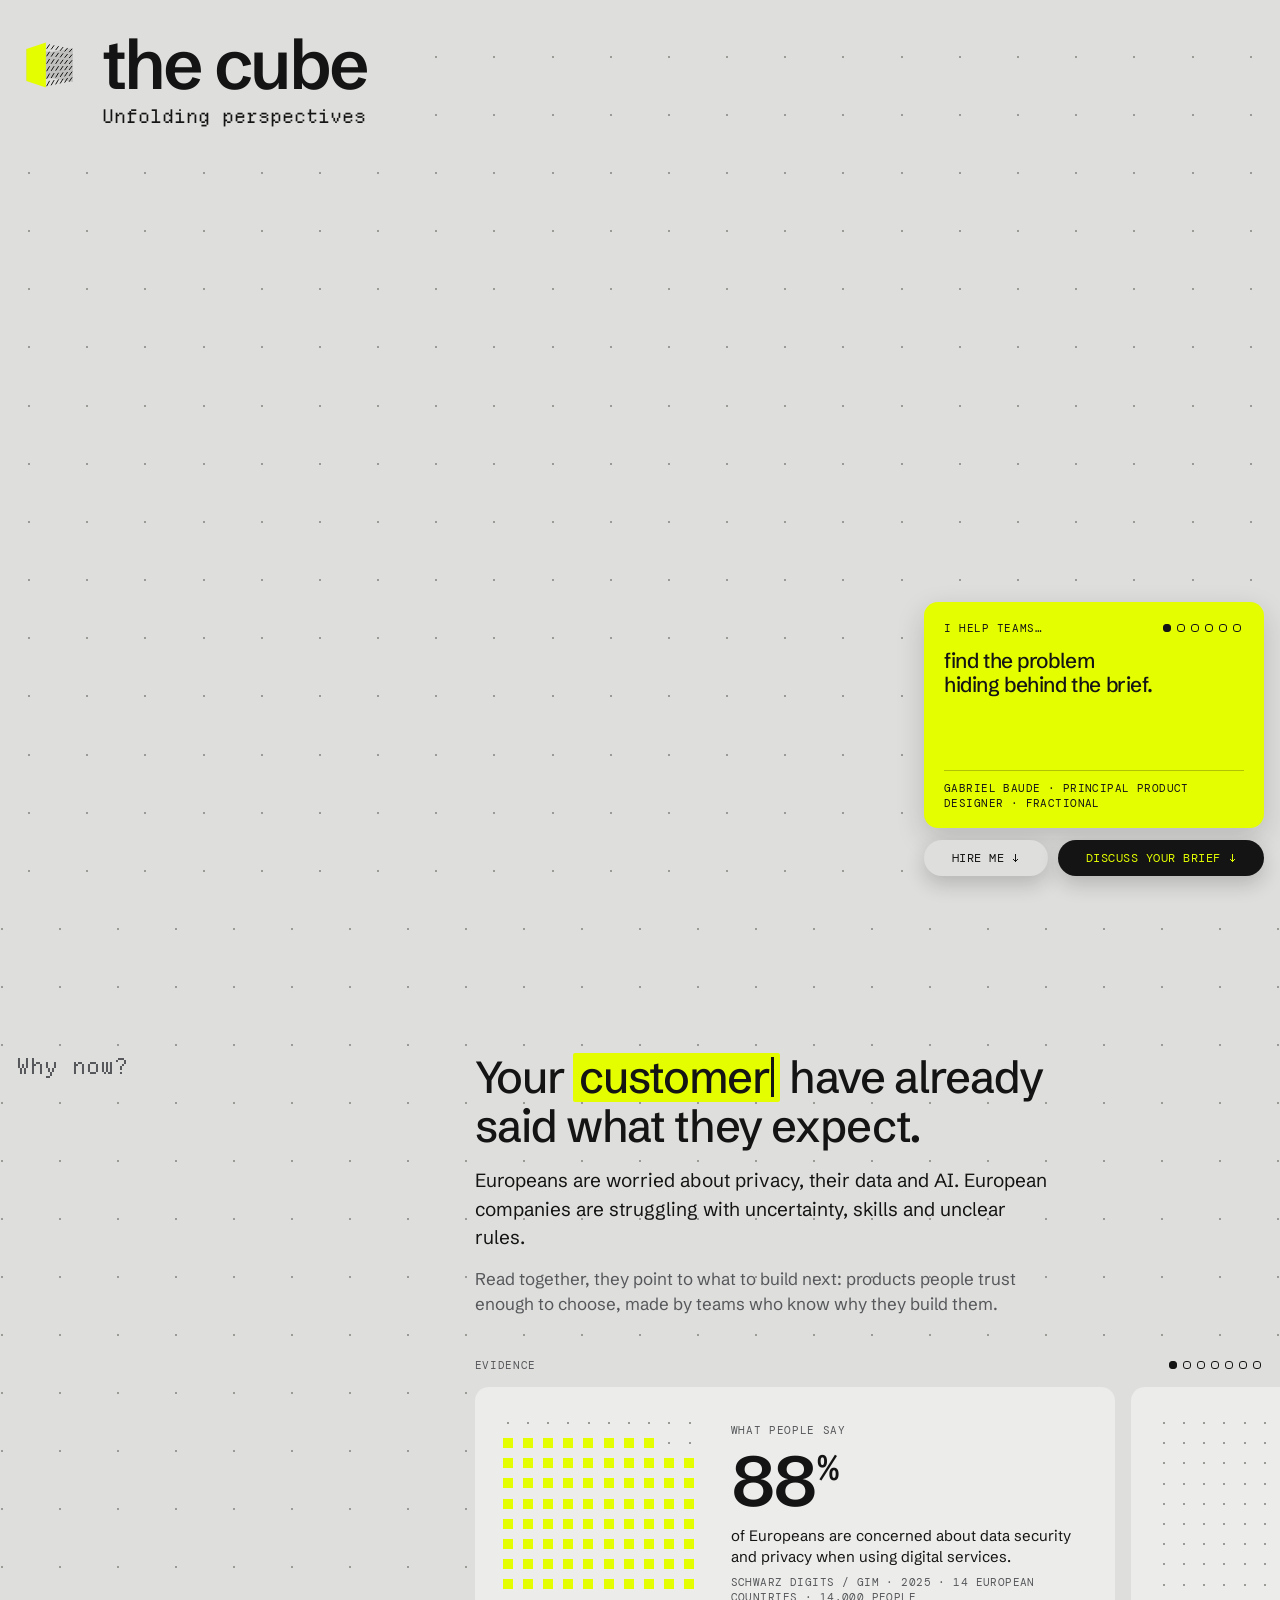
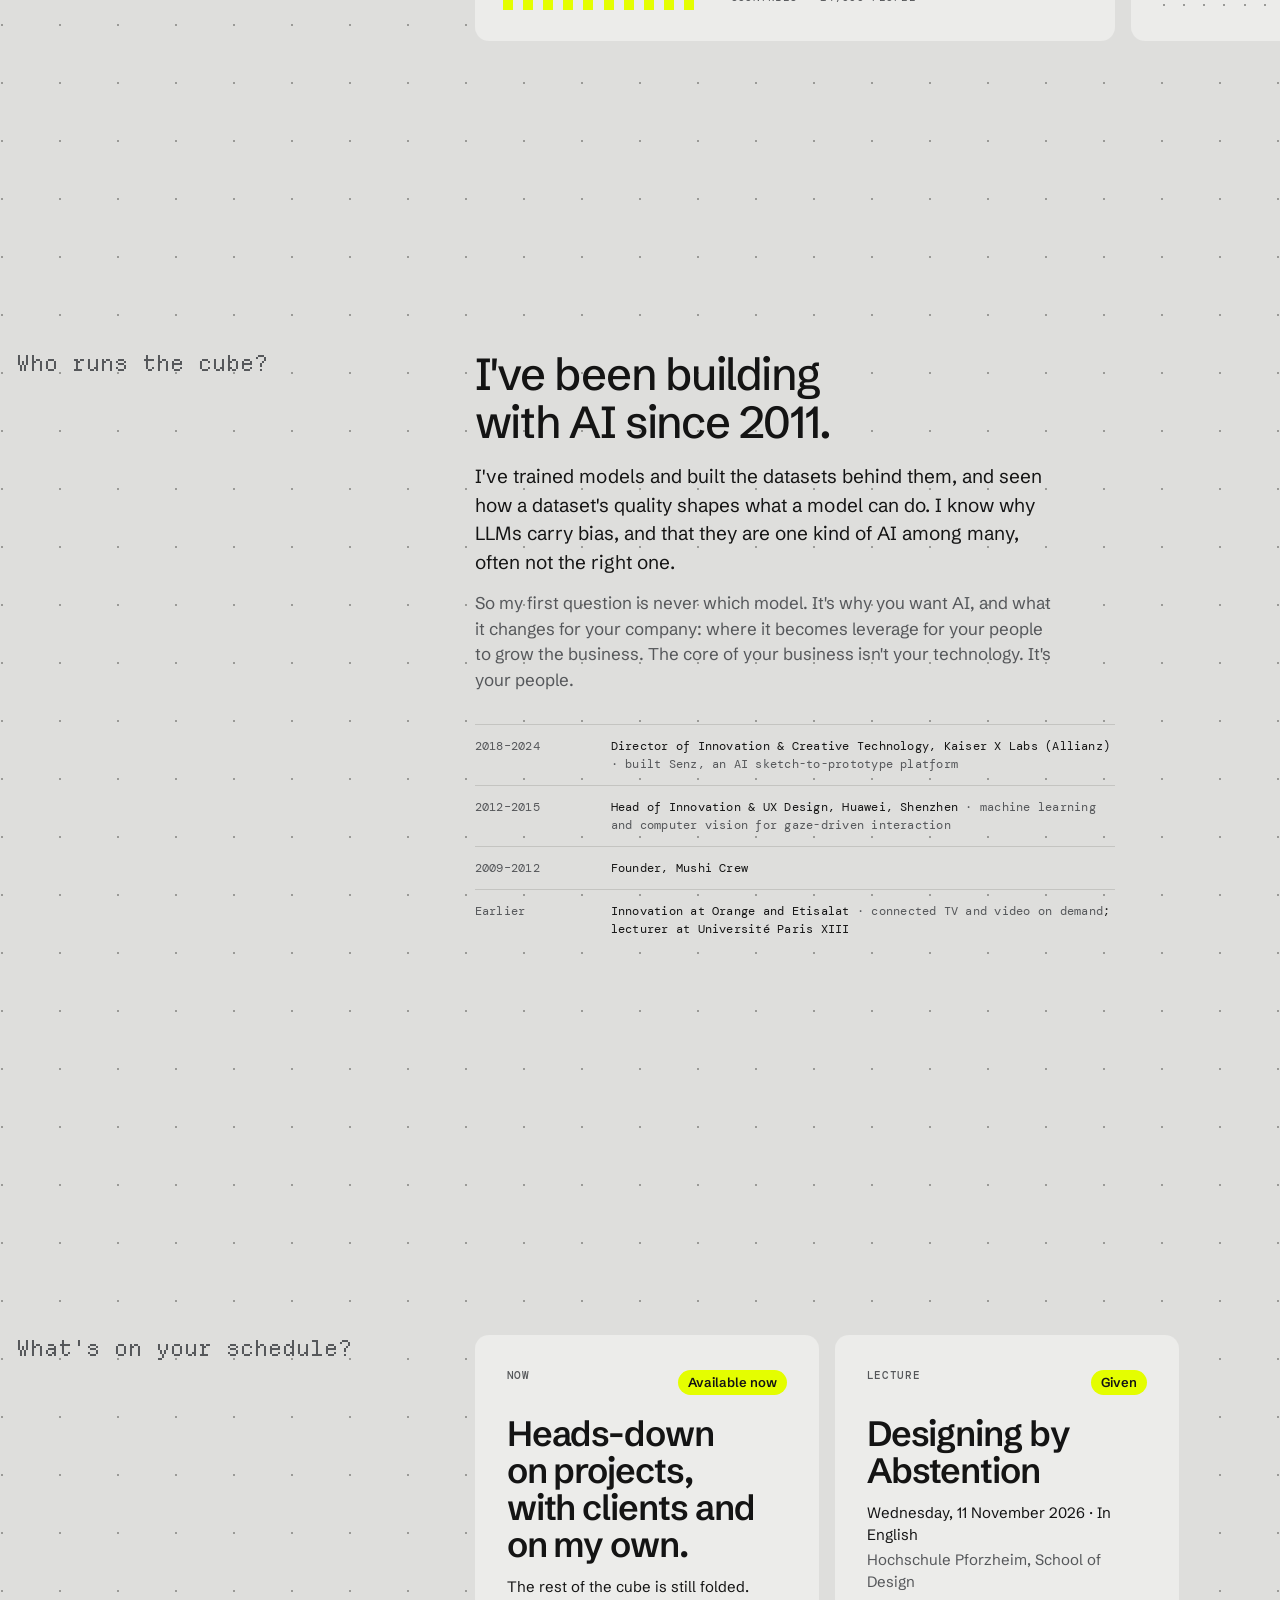
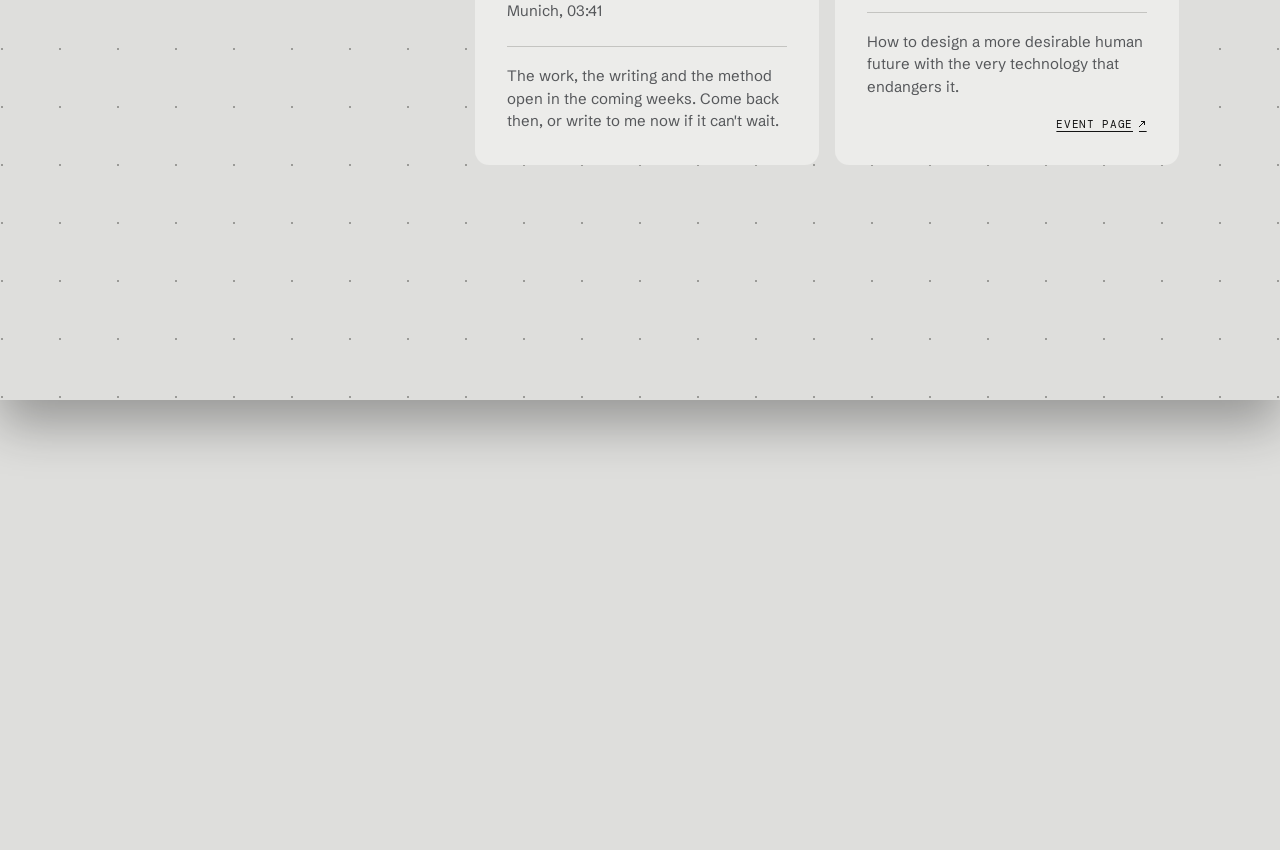
<file: index.html>
<!doctype html>
<html lang="en">
<head>
<meta charset="utf-8">
<meta name="viewport" content="width=device-width, initial-scale=1, viewport-fit=cover">
<link rel="canonical" href="https://thecu.be/">
<link rel="icon" href="favicon.svg?v=2" type="image/svg+xml">
<meta property="og:title" content="the cube">
<meta property="og:description" content="Unfolding perspectives. The practice of Gabriel Baude, Principal Product Designer (fractional).">
<meta property="og:url" content="https://thecu.be/">
<meta property="og:type" content="website">
<title>the cube</title>
<meta name="description" content="the cube is the practice of Gabriel Baude, Principal Product Designer (fractional), Munich. Unfolding perspectives.">
<link rel="preload" href="fonts/schibsted-grotesk-latin-400-normal.woff2" as="font" type="font/woff2" crossorigin>
<link rel="preload" href="fonts/schibsted-grotesk-latin-500-normal.woff2" as="font" type="font/woff2" crossorigin>
<link rel="preload" href="fonts/schibsted-grotesk-latin-600-normal.woff2" as="font" type="font/woff2" crossorigin>
<link rel="preload" href="fonts/dm-mono-latin-400-normal.woff2" as="font" type="font/woff2" crossorigin>
<link rel="preload" href="fonts/dm-mono-latin-500-normal.woff2" as="font" type="font/woff2" crossorigin>
<link rel="preload" href="fonts/departure-mono-regular.woff2" as="font" type="font/woff2" crossorigin>
<link rel="stylesheet" href="css/fonts.css">
<link rel="stylesheet" href="css/base.css">
<link rel="stylesheet" href="css/hero.css">
<link rel="stylesheet" href="css/sections.css">
<link rel="stylesheet" href="css/page.css">
<link rel="stylesheet" href="css/bar.css">
</head>
<body>
<!-- sticky bar: once the hero's buttons scroll away, the logo and the two buttons dock at the top (js/components/bar.js) -->
<nav class="bar" id="bar" aria-label="the cube" inert>
  <a class="bar-brand" href="#top"><span class="bar-mark-box" id="bar-mark-box"><canvas id="bar-mark" aria-hidden="true"></canvas></span><span class="bar-name">the cube</span></a>
  <div class="bar-actions">
    <a class="float next" href="#now">Hire me
      <span class="px-arrow" aria-hidden="true">↓</span>
    </a>
    <a class="float cta" href="#contact">Discuss your brief
      <span class="px-arrow" aria-hidden="true">↓</span>
    </a>
  </div>
</nav>
<div class="sheet">
<header class="hero snap" id="top">
  <div class="field" id="field" role="group" aria-label="Field of squares. Use the arrow keys to move and Enter to open a square."></div>
  <div class="clickme" id="clickme" aria-hidden="true">Click me</div>
  <div class="card" id="card" role="dialog" aria-labelledby="card-title" hidden>
    <div class="card-in">
      <h2 id="card-title"></h2>
      <p id="card-text"></p>
      <div class="card-foot"><span id="card-n"></span><button type="button" id="card-close">Close</button></div>
    </div>
  </div>

  <div class="inner top">
    <div class="title" data-clear>
      <span class="mark-box" id="mark-box"><canvas id="mark" aria-hidden="true"></canvas></span>
      <div id="title-text">
        <h1 class="lockup"><span>the cube</span></h1>
        <p class="baseline">Unfolding perspectives</p>
      </div>
    </div>
    <button class="btn restart float" id="restart" type="button" hidden>Restart</button>
  </div>

  <div class="spacer"></div>

  <div class="inner hero-body">
    <div class="side">
      <section class="offer" id="offer" aria-roledescription="carousel" aria-label="What I offer">
        <div class="offer-head">
          <span>I help teams…</span>
          <div class="offer-dots" role="group" aria-label="Choose a slide">
            <button type="button" aria-label="Slide 1"></button><button type="button" aria-label="Slide 2"></button><button type="button" aria-label="Slide 3"></button><button type="button" aria-label="Slide 4"></button><button type="button" aria-label="Slide 5"></button><button type="button" aria-label="Slide 6"></button>
          </div>
        </div>
        <div class="offer-track" id="offer-track" tabindex="0">
          <p class="slide" role="group" aria-roledescription="slide" aria-label="1 of 6">find the problem hiding behind the brief.</p>
          <p class="slide" role="group" aria-roledescription="slide" aria-label="2 of 6">turn symptoms into something they can see and test.</p>
          <p class="slide" role="group" aria-roledescription="slide" aria-label="3 of 6">read European regulation as a design brief.</p>
          <p class="slide" role="group" aria-roledescription="slide" aria-label="4 of 6">decide what is worth building, before building it.</p>
          <p class="slide" role="group" aria-roledescription="slide" aria-label="5 of 6">use AI where it helps, and leave it out where it doesn't.</p>
          <p class="slide" role="group" aria-roledescription="slide" aria-label="6 of 6">end up with answers their own people can run.</p>
        </div>
        <p class="offer-by">Gabriel Baude · Principal Product Designer · Fractional</p>
      </section>
      <div class="actions">
      <a class="float next" href="#now">Hire me
        <span class="px-arrow" aria-hidden="true">↓</span>
      </a>
      <a class="float cta" href="#contact">Discuss your brief
        <span class="px-arrow" aria-hidden="true">↓</span>
      </a>
      </div>
    </div>
  </div>
</header>

<div class="dotted" id="dotted"><div class="dots-bg" id="dots-bg" aria-hidden="true"></div>
<div class="wrap"><div class="inner">
  <section class="row screen snap" id="why" aria-labelledby="why-h">
    <p class="q">Why now?</p>
    <div class="a">
      <h2 class="statement" id="why-h">Your <span class="swap" aria-hidden="true"><span class="swap-w">customers</span></span><span class="sr-only">customers, users, employees and clients</span> have already said what they expect.</h2>
      <p class="lede">Europeans are worried about privacy, their data and AI. European companies are struggling with uncertainty, skills and unclear rules.</p>
      <p class="body">Read together, they point to what to build next: products people trust enough to choose, made by teams who know why they build them.</p>
      <div class="evidence" id="evidence" aria-roledescription="carousel" aria-label="Evidence">
        <div class="ev-head">
          <p class="label">Evidence</p>
          <div class="ev-marks" role="group" aria-label="Choose a card">
            <button type="button" aria-label="Card 1"></button><button type="button" aria-label="Card 2"></button><button type="button" aria-label="Card 3"></button><button type="button" aria-label="Card 4"></button><button type="button" aria-label="Card 5"></button><button type="button" aria-label="Card 6"></button><button type="button" aria-label="Card 7"></button>
          </div>
        </div>
        <div class="ev-track" id="ev-track" tabindex="0">
          <article class="ev-card" data-value="88" role="group" aria-roledescription="slide" aria-label="1 of 7">
            <div class="tiles" aria-hidden="true"></div>
            <div class="ev-body">
              <p class="voice">What people say</p>
              <p class="pct" aria-label="88 percent"><span class="num" aria-hidden="true">88</span><span class="sign" aria-hidden="true">%</span></p>
              <p class="say">of Europeans are concerned about data security and privacy when using digital services.</p>
              <p class="src">Schwarz Digits / GIM · 2025 · 14 European countries · 14,000 people</p>
            </div>
          </article>
          <article class="ev-card" data-value="83" role="group" aria-roledescription="slide" aria-label="2 of 7">
            <div class="tiles" aria-hidden="true"></div>
            <div class="ev-body">
              <p class="voice">What companies face</p>
              <p class="pct" aria-label="83 percent"><span class="num" aria-hidden="true">83</span><span class="sign" aria-hidden="true">%</span></p>
              <p class="say">of European companies say uncertainty about the future holds back their investment, from equipment to R&amp;D, software and training.</p>
              <p class="src">EIB Investment Survey · 2025 · ~12,000 EU firms · major or minor obstacle</p>
            </div>
          </article>
          <article class="ev-card" data-value="72" role="group" aria-roledescription="slide" aria-label="3 of 7">
            <div class="tiles" aria-hidden="true"></div>
            <div class="ev-body">
              <p class="voice">What people say</p>
              <p class="pct" aria-label="72 percent"><span class="num" aria-hidden="true">72</span><span class="sign" aria-hidden="true">%</span></p>
              <p class="say">of Europeans trust European companies with their data, far more than foreign ones: 20% trust American providers, 8% Chinese.</p>
              <p class="src">Schwarz Digits / GIM · 2025 · 14 European countries</p>
            </div>
          </article>
          <article class="ev-card" data-value="47" role="group" aria-roledescription="slide" aria-label="4 of 7">
            <div class="tiles" aria-hidden="true"></div>
            <div class="ev-body">
              <p class="voice">What people say</p>
              <p class="pct" aria-label="47 percent"><span class="num" aria-hidden="true">47</span><span class="sign" aria-hidden="true">%</span></p>
              <p class="say">of Europeans feel personally affected by the misuse of personal data.</p>
              <p class="src">Digital Decade Eurobarometer · 2026</p>
            </div>
          </article>
          <article class="ev-card" data-value="70" role="group" aria-roledescription="slide" aria-label="5 of 7">
            <div class="tiles" aria-hidden="true"></div>
            <div class="ev-body">
              <p class="voice">What companies face</p>
              <p class="pct" aria-label="70 percent"><span class="num" aria-hidden="true">70</span><span class="sign" aria-hidden="true">%</span></p>
              <p class="say">of EU firms that considered AI and stopped say they lacked the expertise.</p>
              <p class="src">Eurostat · 2025 · the 11% of EU firms that considered AI</p>
            </div>
          </article>
          <article class="ev-card" data-value="54" role="group" aria-roledescription="slide" aria-label="6 of 7">
            <div class="tiles" aria-hidden="true"></div>
            <div class="ev-body">
              <p class="voice">What companies face</p>
              <p class="pct" aria-label="54 percent"><span class="num" aria-hidden="true">54</span><span class="sign" aria-hidden="true">%</span></p>
              <p class="say">of European companies that considered AI say they weren&#x27;t clear on the legal consequences of using it.</p>
              <p class="src">Eurostat · 2025 · the 11% of EU firms that considered AI</p>
            </div>
          </article>
          <article class="ev-card" data-value="84" role="group" aria-roledescription="slide" aria-label="7 of 7">
            <div class="tiles" aria-hidden="true"></div>
            <div class="ev-body">
              <p class="voice">What people say</p>
              <p class="pct" aria-label="84 percent"><span class="num" aria-hidden="true">84</span><span class="sign" aria-hidden="true">%</span></p>
              <p class="say">of Europeans think AI at work needs careful management to protect privacy and ensure transparency.</p>
              <p class="src">Eurobarometer · AI and the future of work · 2025</p>
            </div>
          </article>
        </div>
      </div>
    </div>
  </section>

  <section class="row screen snap" id="who" aria-labelledby="who-h">
    <p class="q">Who runs the cube?</p>
    <div class="a">
      <h2 class="statement" id="who-h">I've been building with AI since 2011.</h2>
      <p class="lede">I've trained models and built the datasets behind them, and seen how a dataset's quality shapes what a model can do. I know why LLMs carry bias, and that they are one kind of AI among many, often not the right one.</p>
      <p class="body">So my first question is never which model. It's why you want AI, and what it changes for your company: where it becomes leverage for your people to grow the business. The core of your business isn't your technology. It's your people.</p>
      <ul class="track">
        <li><span class="y">2018–2024</span><span class="r">Director of Innovation &amp; Creative Technology, Kaiser X Labs (Allianz) <em>· built Senz, an AI sketch-to-prototype platform</em></span></li>
        <li><span class="y">2012–2015</span><span class="r">Head of Innovation &amp; UX Design, Huawei, Shenzhen <em>· machine learning and computer vision for gaze-driven interaction</em></span></li>
        <li><span class="y">2009–2012</span><span class="r">Founder, Mushi Crew</span></li>
        <li><span class="y">Earlier</span><span class="r">Innovation at Orange and Etisalat <em>· connected TV and video on demand</em>; lecturer at Université Paris XIII</span></li>
      </ul>
    </div>
  </section>

  <!-- method: hidden until it is final (2026-11-04). To show it again, remove this comment and turn initMethodField back on in js/main.js.
  <section class="row screen snap" id="what" aria-labelledby="what-h">
    <div class="what-field" id="what-field" aria-hidden="true"></div>
    <p class="q">What happens when we work together?</p>
    <div class="a">
      <h2 class="statement" id="what-h">One method, six faces.</h2>
      <div class="method" id="method">
        <ol class="steps" id="steps">
          <li data-step="1"><span class="n">01</span><h3>Listen</h3><p>Your brief describes what hurts. I listen for what it doesn't say.</p></li>
          <li data-step="2"><span class="n">02</span><h3>Question</h3><p>We look for the question underneath: why this, why now, and for whom.</p></li>
          <li data-step="3"><span class="n">03</span><h3>Prototype</h3><p>A first answer, built quickly, so we have something real to react to.</p></li>
          <li data-step="4"><span class="n">04</span><h3>Reframe</h3><p>The prototype shows what the brief left out. That is where the real problem appears.</p></li>
          <li data-step="5"><span class="n">05</span><h3>Abstain</h3><p>We decide what not to build, collect or automate. What remains is stronger for it.</p></li>
          <li data-step="6"><span class="n">06</span><h3>Hand over</h3><p>You keep an answer your own people can run, explain and grow.</p></li>
        </ol>
      </div>
    </div>
  </section>
  -->

</div></div>

<main class="now screen snap" id="now">
  <div class="inner">
    <section class="row" id="schedule" aria-labelledby="sched-q">
      <p class="q" id="sched-q">What's on your schedule?</p>
      <div class="a sched">
        <article class="talk busy" aria-labelledby="where">
          <div class="talk-top">
            <span class="label">Now</span>
            <span class="chip" id="booked">Booked until 16 Nov</span>
          </div>
          <h3 id="where">Heads-down on projects, with clients and on my own.</h3>
          <p class="meta"><span>The rest of the cube is still folded.</span><span class="venue">Munich, <span data-clock>--:--</span></span></p>
          <p class="note">The work, the writing and the method open in the coming weeks. Come back then, or write to me now if it can't wait.</p>
        </article>
        <article class="talk" id="lecture" aria-labelledby="talk">
          <div class="talk-top">
            <span class="label">Lecture</span>
            <span class="chip" id="countdown">11 Nov</span>
          </div>
          <h3 id="talk">Designing by Abstention</h3>
          <p class="meta"><span>Wednesday, 11 November 2026 · In English</span><span class="venue">Hochschule Pforzheim, School of Design</span></p>
          <p class="note">How to design a more desirable human future with the very technology that endangers it.</p>
          <a class="event" href="https://www.hs-pforzheim.de/en/news_detailansicht/news/default_6f0303b0527826e27f4701165aa8b9ab" target="_blank" rel="noopener noreferrer">Event page <span class="px-arrow" aria-hidden="true">↗</span><span class="sr-only"> (opens in a new tab)</span></a>
        </article>
      </div>
    </section>

  </div>
</main>
</div>

</div>
<div class="footer-spacer" id="contact" aria-hidden="true"></div>
<footer class="reveal" id="reveal">
  <div class="reveal-in">
    <div class="r-row">
      <div class="r-side">
        <p class="r-q">Can we talk?</p>
        <p class="r-label">References</p>
        <ul class="r-refs">
          <li><span class="r-fig">88% · 72%</span><a href="https://schwarz-digits.de/en/presse/archive/2025/europe-s-digital-paradox-citizens-feel-abandoned-by-companies-and-authorities-on-cybersecurity-yet-they-also-don-t-protect-themselves" target="_blank" rel="noopener noreferrer">Schwarz Digits / GIM, Europe&#x27;s digital paradox (2025)</a></li>
          <li><span class="r-fig">83%</span><a href="https://www.eib.org/attachments/lucalli/20250216-141025-econ-eibis-2025-eu-en.pdf" target="_blank" rel="noopener noreferrer">EIB Investment Survey 2025, EU overview (PDF)</a></li>
          <li><span class="r-fig">47%</span><a href="https://digital-strategy.ec.europa.eu/en/factpages/childrens-protection-online-high-priority-92-europeans" target="_blank" rel="noopener noreferrer">European Commission, Digital Decade Eurobarometer 2026</a></li>
          <li><span class="r-fig">70% · 54%</span><a href="https://ai.bcci.bg/en/news/why-companies-that-considered-ai-decided-against-it" target="_blank" rel="noopener noreferrer">Eurostat 2025 (isoc_eb_ai), via the BCCI AI Council</a></li>
          <li><span class="r-fig">84%</span><a href="https://digital-strategy.ec.europa.eu/en/news/commission-survey-shows-most-europeans-support-use-artificial-intelligence-workplace" target="_blank" rel="noopener noreferrer">European Commission, Eurobarometer on AI and the future of work (2025)</a></li>
        </ul>
      </div>
      <div class="r-a">
        <h2 class="r-statement">Yes. Bring the brief.</h2>
        <p class="r-lede">Especially if it describes symptoms and you can&#x27;t name the problem yet.</p>
        <div class="r-mail">
          <a id="r-mail-link" href="mailto:hello@thecu.be">hello@thecu.be</a>
          <button class="r-btn" id="r-copy" type="button">Copy address</button>
        </div>
        <div class="r-legal"><span>thecu.be · © 2026 Gabriel Baude</span><span>No cookies. No trackers. No third-party requests.</span><a class="r-imp-link" href="#impressum" id="imp-open">Impressum &amp; privacy</a></div>
      </div>
    </div>
  </div>
</footer>


<dialog class="legal" id="impressum" aria-labelledby="legal-title">
  <div class="legal-head">
    <h2 id="legal-title">Impressum &amp; privacy</h2>
    <button type="button" class="legal-close" id="imp-close">Close</button>
  </div>
  <div class="legal-body">
            <section>
              <h4>Impressum</h4>
              <p>Angaben gemäß § 5 DDG</p>
              <p>Gabriel Baude<br>Menzinger Straße 14a<br>80638 München<br>Deutschland</p>
              <p>E-Mail: hello@thecu.be<br>Telefon: +49 155 6157 8061</p>
              <p>Umsatzsteuer-Identifikationsnummer gemäß § 27a UStG: DE463729451</p>
              <p>Verantwortlich für den Inhalt nach § 18 Abs. 2 MStV: Gabriel Baude, Anschrift wie oben.</p>
              <p>Ich bin weder bereit noch verpflichtet, an Streitbeilegungsverfahren vor einer Verbraucherschlichtungsstelle teilzunehmen.</p>
            </section>
            <section>
              <h4>Privacy</h4>
              <p><strong>Who is responsible.</strong> Gabriel Baude, address above, hello@thecu.be.</p>
              <p><strong>What this page doesn't do.</strong> It sets no cookies, stores nothing on your device, runs no analytics and loads nothing from other servers: its fonts and images are part of the page. The "Copy address" button only writes to your own clipboard.</p>
              <p><strong>Hosting and server logs.</strong> The page is hosted by OVH SAS, 2 rue Kellermann, 59100 Roubaix, France, on its web hosting service, in a data centre in the European Union. OVH acts on my behalf under a data processing agreement (Art. 28 GDPR). To deliver the page, OVH's servers record your IP address, the date and time, the page requested, the referring page and your browser's user agent. This is needed to send you the page and keep it secure and working, which is my legitimate interest (Art. 6(1)(f) GDPR). Nothing is transferred outside the EU. I don't use these logs to identify anyone. OVH keeps them for a limited time under its own retention rules.</p>
              <p><strong>When you write to me.</strong> I use your email address and message to answer you and, if we work together, to prepare and carry out that work (Art. 6(1)(b) GDPR), otherwise on the basis of my interest in replying (Art. 6(1)(f) GDPR). Emails are stored with OVH, which also hosts my mailbox in the European Union, acting on my behalf. I delete them when they're no longer needed, unless tax law requires me to keep business correspondence for longer.</p>
              <p><strong>Links.</strong> Links to the sources of the figures only take you to those sites when you click them. From then on, their privacy policies apply.</p>
              <p><strong>Your rights.</strong> You can ask me for access to your data (Art. 15), its correction (Art. 16), deletion (Art. 17), restricted processing (Art. 18) and a copy in a portable format (Art. 20). You can object at any time to processing based on legitimate interest (Art. 21). You may also complain to a data protection authority, for example the Bayerisches Landesamt für Datenschutzaufsicht, Promenade 18, 91522 Ansbach, lda.bayern.de.</p>
              <p>No automated decisions or profiling take place. Last updated: November 2026.</p>
            </section>
  </div>
</dialog>

<script type="module" src="js/main.js"></script>
</body>
</html>
</file>
<file: css/fonts.css>
@font-face{font-family:"Schibsted Grotesk";font-style:normal;font-weight:400;font-display:swap;src:url(../fonts/schibsted-grotesk-latin-400-normal.woff2) format("woff2")}
@font-face{font-family:"Schibsted Grotesk";font-style:normal;font-weight:500;font-display:swap;src:url(../fonts/schibsted-grotesk-latin-500-normal.woff2) format("woff2")}
@font-face{font-family:"Schibsted Grotesk";font-style:normal;font-weight:600;font-display:swap;src:url(../fonts/schibsted-grotesk-latin-600-normal.woff2) format("woff2")}
@font-face{font-family:"DM Mono";font-style:normal;font-weight:400;font-display:swap;src:url(../fonts/dm-mono-latin-400-normal.woff2) format("woff2")}
@font-face{font-family:"DM Mono";font-style:normal;font-weight:500;font-display:swap;src:url(../fonts/dm-mono-latin-500-normal.woff2) format("woff2")}
@font-face{font-family:"Departure Mono";font-style:normal;font-weight:400;font-display:swap;src:url(../fonts/departure-mono-regular.woff2) format("woff2")}
</file>
<file: css/base.css>
/* Layout: the hero is a field of squares; clicking one unfolds a patch and lands on a perspective card.
   Below, question-left / answer-right rows. Single light look by choice: grey paper, one lime accent. */
:root{
  --paper:#DEDEDC;
  --surface:#ECECEA;
  --ink:#141414;
  --ink-2:#55575A;
  --line:#C4C4C1;
  --accent:#E4FE00;
  --accent-soft:color-mix(in srgb,var(--accent) 60%,#FFFFFF);
  --mine:#DEDEDC;
  --closed:#DEDEDC;
  --flash:#B8B8B5; /* a tile starts its reveal here, so the wave reads */
  --hover:#E6E6E4;
  --count:#CFCFCE; /* the small squares counting nearby perspectives on a revealed tile */
  --pip:#9A9A97; /* the dots of the field, the dotted ground and the evidence tiles */
  --mono:"DM Mono",ui-monospace,"SFMono-Regular",Menlo,monospace;
  --display:"Schibsted Grotesk","Helvetica Neue",Arial,sans-serif;
  --voice:"Departure Mono",ui-monospace,monospace; /* a pixel font: crisp only at multiples of 11 px (--voice-size) */
  --voice-size:22px;
  --gutter-l:max(16px, env(safe-area-inset-left, 0px));
  --gutter-r:max(16px, env(safe-area-inset-right, 0px));
  color-scheme:light;
}
*,*::before,*::after{box-sizing:border-box}
html{scroll-behavior:smooth}
body{margin:0;background:var(--paper);color:var(--ink);font-family:var(--display);font-size:16px;line-height:1.5;-webkit-font-smoothing:antialiased;text-rendering:optimizeLegibility}
a{color:inherit}
:focus-visible{outline:2px solid var(--ink);outline-offset:3px;border-radius:2px}
[hidden]{display:none!important}
.sr-only{position:absolute;width:1px;height:1px;margin:-1px;padding:0;overflow:hidden;clip:rect(0 0 0 0);white-space:nowrap;border:0}

/* ---------- sheet ---------- */
/* clip, not hidden: hidden makes the sheet its own scroll box, which steals the sections' snap points from the page (hidden stays as a fallback for old browsers) */
.sheet{background:var(--paper);overflow:hidden;overflow:clip;transition:background-color .9s ease}
.sheet.unfolded{background:var(--surface)}
</file>
<file: css/hero.css>
/* ---------- hero ---------- */
.hero{position:relative;isolation:isolate;min-height:100svh;display:grid;grid-template-columns:minmax(0,1fr);grid-template-rows:auto 1fr auto;padding-left:var(--gutter-l);padding-right:var(--gutter-r);padding-block:clamp(20px,3vw,32px) 24px}
/* field of squares (mechanic from "The signal is human") */
.field{position:absolute;inset:0;z-index:0;display:grid;grid-auto-rows:var(--size);align-content:end;overflow:hidden;user-select:none;-webkit-user-select:none}
.cell{position:relative;overflow:hidden;width:var(--size);height:var(--size);margin:0;padding:0;border:0;background:var(--closed);color:var(--ink-2);font-family:var(--mono);font-size:11px;cursor:pointer;display:flex;align-items:center;justify-content:center;-webkit-tap-highlight-color:transparent}
.cell:hover:not(.open):not(.mine){background:var(--hover)}
.cell:not(.open):not(.mine)::before{content:"";position:absolute;left:50%;top:50%;width:2px;height:2px;margin:-1px 0 0 -1px;background:var(--pip)}
.cell:focus-visible{outline:2px solid var(--ink);outline-offset:-2px;z-index:1}
.cell.void{visibility:hidden;pointer-events:none}
.cell.open{background:var(--surface);cursor:default}
.cell .reveal{position:absolute;inset:0;background:var(--flash);animation:reveal .3s ease-out forwards}
.cell .num{position:relative;z-index:1;opacity:0;animation:fadeIn .4s .1s ease-out forwards}
@keyframes reveal{from{background:var(--flash)}to{background:var(--surface)}}
@keyframes fadeIn{from{opacity:0}to{opacity:1}}
.cell.mine{background:var(--mine);cursor:pointer}
.cell.mine::after{content:"";width:4px;height:4px;background:var(--accent)}
.pips{display:flex;flex-wrap:wrap;justify-content:center;gap:3px;width:calc(var(--c) * 4px + (var(--c) - 1) * 3px)}
.pips i{width:4px;height:4px;background:var(--count)} /* the counts on a revealed tile */
.clickme{position:absolute;z-index:4;left:0;top:0;padding:4px 8px;background:var(--ink);color:var(--accent);font-family:var(--mono);font-size:11px;letter-spacing:.05em;text-transform:uppercase;white-space:nowrap;pointer-events:none;opacity:0;transition:opacity .15s}
.clickme.on{opacity:1}

/* perspective card, with a folded corner */
.card{position:absolute;z-index:5;width:min(340px,calc(100% - 24px));filter:drop-shadow(0 12px 22px rgba(20,20,20,.24))}
.card-in{position:relative;display:flex;flex-direction:column;min-height:var(--card-h,0px);background:var(--accent-soft);border-radius:14px;padding:22px 22px 18px;clip-path:polygon(0 0,calc(100% - 24px) 0,100% 24px,100% 100%,0 100%)}
.card-in::after{content:"";position:absolute;top:0;right:0;width:24px;height:24px;background:linear-gradient(to bottom left,transparent 50%,color-mix(in srgb,var(--accent-soft) 80%,var(--ink)) 50%)}
.card h2{margin:0 0 8px;padding-right:18px;font-size:1.25rem;font-weight:600;line-height:1.15;letter-spacing:-.02em;text-wrap:balance}
.card p{margin:0;font-size:15px;line-height:1.45}
.card-foot{display:flex;justify-content:space-between;align-items:center;gap:12px;margin-top:auto;padding-top:16px;font-family:var(--mono);font-size:11px;letter-spacing:.05em;text-transform:uppercase;font-variant-numeric:tabular-nums}
.card button{appearance:none;border:0;background:var(--ink);color:var(--accent);font:inherit;text-transform:uppercase;letter-spacing:.05em;padding:7px 14px;border-radius:999px;cursor:pointer}
.card button:hover{background:var(--ink-2)}
.card button:focus-visible{outline:2px solid var(--ink);outline-offset:2px}
.card.pop{animation:grow .2s ease-out forwards}
@keyframes grow{0%{transform:scale(0);opacity:0}70%{transform:scale(1.1);opacity:.9}100%{transform:scale(1);opacity:1}}

/* text sits above the field; only the text itself catches the pointer */
.top,.hero-body,.spacer{position:relative;z-index:2;pointer-events:none}
[data-clear],.float{pointer-events:auto}
.inner{width:100%;max-width:1320px;margin-inline:auto}
.hero .inner{max-width:none}

.dot{position:relative;width:8px;height:8px;background:var(--ink);flex:none}
.dot::after{content:"";position:absolute;inset:-3px;border:1px solid var(--ink);animation:ping 2.4s cubic-bezier(.2,.6,.3,1) infinite}
@keyframes ping{0%{transform:scale(.5);opacity:1}80%,100%{transform:scale(1.7);opacity:0}}

.top{display:flex;justify-content:space-between;align-items:flex-start;gap:16px}
.title{display:flex;align-items:flex-start;gap:clamp(12px,1.6vw,22px);width:fit-content;max-width:100%}
.mark-box{flex:none;display:block}
.mark-box canvas{display:block;width:100%;height:100%}
.lockup{display:flex;align-items:center;gap:.28em;margin:0;font-size:clamp(2.6rem,5.4vw,4.6rem);font-weight:600;line-height:.95;letter-spacing:-.045em;white-space:nowrap}
.baseline{width:fit-content;margin:.45em 0 0;font-family:var(--voice);font-size:var(--voice-size);line-height:1.15;white-space:nowrap} /* resized by baseline.js to run as long as the name */

.hero-body{align-self:end;display:flex;justify-content:flex-end;min-width:0}
.side{display:flex;flex-direction:column;align-items:flex-end;gap:12px;width:min(340px,100%)}
/* one card size: the offer card and the perspective card share width and height (--card-h, set by one-card.js),
   so on phones the perspective lands exactly on the offer; the two buttons together span the card's width */
.actions{display:flex;gap:10px;width:100%}
.actions .float{flex:1 1 auto;justify-content:center;white-space:nowrap}
/* offer card: slides advance on their own and can be swiped */
.offer{display:flex;flex-direction:column;width:100%;min-width:0;min-height:var(--card-h,0px);background:var(--accent);color:var(--ink);border-radius:14px;padding:18px 20px 16px;box-shadow:0 10px 28px rgba(20,20,20,.18);pointer-events:auto}
.offer.covered{visibility:hidden}
.offer-head{display:flex;justify-content:space-between;align-items:center;gap:12px;font-family:var(--mono);font-size:11px;letter-spacing:.05em;text-transform:uppercase}
.offer-dots{display:flex}
.offer-dots button{position:relative;width:14px;height:14px;padding:0;border:0;background:transparent;cursor:pointer}
.offer-dots button::before{content:"";position:absolute;inset:3px;border:1px solid var(--ink);border-radius:3px}
.offer-dots button[aria-current="true"]::before{background:var(--ink)}
.offer-track{display:flex;width:100%;min-width:0;margin:12px 0 14px;overflow-x:auto;scroll-snap-type:x mandatory;scrollbar-width:none;overscroll-behavior-x:contain;border-radius:2px}
.offer-track::-webkit-scrollbar{display:none}
.offer-track:focus-visible{outline:2px solid var(--ink);outline-offset:4px}
.slide{flex:0 0 100%;scroll-snap-align:start;margin:0;min-height:calc(3 * 1.2em);font-size:1.3rem;font-weight:500;line-height:1.2;letter-spacing:-.02em;text-wrap:balance}
.offer-by{margin:auto 0 0;padding-top:10px;border-top:1px solid color-mix(in srgb,var(--ink) 25%,transparent);font-family:var(--mono);font-size:10.5px;letter-spacing:.04em;text-transform:uppercase}
.float{display:inline-flex;align-items:center;gap:8px;font-family:var(--mono);font-size:12px;letter-spacing:.04em;text-transform:uppercase;padding:9px 14px;border-radius:999px;text-decoration:none;box-shadow:0 8px 20px rgba(20,20,20,.2)}
.float.next{background:var(--paper);color:var(--ink)}
/* the arrow is Departure Mono's own pixel arrow, at 11 px so it stays on the pixel grid */
.px-arrow{display:inline-block;font-family:var(--voice);font-size:11px;line-height:1;transition:transform .25s}
.float:hover .px-arrow{transform:translateY(3px)}

/* ---------- now ---------- */
.now{padding-left:var(--gutter-l);padding-right:var(--gutter-r);padding-block:clamp(56px,9vw,128px) clamp(48px,7vw,96px)}
.row{display:grid;grid-template-columns:minmax(0,1fr) minmax(0,2fr);gap:20px clamp(24px,5vw,72px);padding-block:clamp(32px,5vw,56px)}

.q{margin:0;font-family:var(--voice);font-size:var(--voice-size);line-height:1.2;color:var(--ink-2)}
.a{min-width:0}
:where(.now) .a{max-width:44rem}
.statement{margin:0;font-size:clamp(1.75rem,3.8vw,2.8rem);font-weight:500;line-height:1.08;letter-spacing:-.03em;text-wrap:balance}
:where(.now) .a p{margin:16px 0 0;font-size:1.0625rem;color:var(--ink-2);max-width:36rem}
:where(.now) .a p.lede{color:var(--ink);font-size:1.1875rem}
.status{display:flex;flex-wrap:wrap;align-items:center;gap:10px 14px;margin-top:24px;font-size:14px;font-weight:500;font-variant-numeric:tabular-nums}
.status .sep{width:1px;height:14px;background:var(--line)}
.status .muted{color:var(--ink-2);font-weight:400}

.talk{background:var(--surface);border:1px solid var(--line);border-radius:4px;padding:clamp(20px,3vw,32px)}
.talk-top{display:flex;justify-content:space-between;align-items:center;gap:12px;flex-wrap:wrap}
.label{font-size:12px;font-weight:500;letter-spacing:.08em;text-transform:uppercase;color:var(--ink-2)}
.chip{display:inline-flex;align-items:center;gap:6px;padding:3px 10px;background:var(--accent);border-radius:999px;font-size:13px;font-weight:600;font-variant-numeric:tabular-nums}
.talk h3{margin:18px 0 0;font-size:clamp(1.6rem,3vw,2.2rem);font-weight:600;line-height:1.05;letter-spacing:-.03em}
.talk .meta{margin:12px 0 0;display:flex;flex-direction:column;gap:2px;font-size:15px;color:var(--ink)}
.talk .meta .venue{color:var(--ink-2)}
/* the lecture's event page, at the university (opens in a new tab) */
.talk .event{display:flex;width:fit-content;align-items:center;gap:6px;margin:18px 0 0 auto;font-family:var(--mono);font-size:11px;letter-spacing:.06em;text-transform:uppercase;color:var(--ink);text-decoration:underline;text-underline-offset:3px}
.talk .event:hover .px-arrow{transform:translate(2px,-2px)}

.mail{display:flex;flex-wrap:wrap;align-items:center;gap:12px 16px;margin-top:22px}
.mail a{font-size:clamp(1.4rem,3vw,2.1rem);font-weight:500;letter-spacing:-.025em;text-decoration-line:underline;text-decoration-color:var(--accent);text-decoration-thickness:.14em;text-underline-offset:.16em;word-break:break-word;min-width:0}
.mail a:hover{text-decoration-color:var(--ink)}
.btn{appearance:none;font:inherit;font-size:13px;font-weight:500;padding:7px 14px;border:1px solid var(--line);border-radius:999px;background:var(--surface);color:var(--ink);cursor:pointer;transition:border-color .2s}
.btn:hover{border-color:var(--ink)}
.restart{background:var(--ink);color:var(--paper);border-color:var(--ink)}
.restart:hover{background:var(--ink-2);border-color:var(--ink-2)}
.restart.float{font-family:var(--mono);font-size:12px;font-weight:500;padding:10px 18px;background:var(--accent);color:var(--ink);border:0}
.restart.float:hover{background:color-mix(in srgb,var(--accent) 88%,var(--ink))}
.float.cta{background:var(--ink);color:var(--accent)}
.float.cta:hover{background:var(--ink-2)}
.also{margin-top:18px!important;font-size:15px!important}
.also a{color:var(--ink);text-underline-offset:.2em}


/* ---------- narrow ---------- */
@media (max-width:819px){
    .row{grid-template-columns:minmax(0,1fr)}
}
@media (max-width:599px){
  .side{width:100%}
  .card{transform-origin:50% 100%!important}
  .card.pop{animation-name:rise}
  @keyframes rise{from{transform:translateY(40px);opacity:0}to{transform:none;opacity:1}}
  .hero{min-height:max(660px,100svh)}
}
@media (prefers-reduced-motion:reduce){
  html{scroll-behavior:auto}
  .cell .reveal,.cell .num,.card.pop{animation:none}
  .cell .reveal{display:none}
  .cell .num{opacity:1}
  .dot::after{animation:none;opacity:0}
}
</file>
<file: css/sections.css>
/* ================= sections: why, what, who, footer ================= */
.wrap{padding-left:var(--gutter-l);padding-right:var(--gutter-r)}
.row{display:grid;grid-template-columns:minmax(0,1fr) minmax(0,2fr);gap:20px clamp(24px,5vw,72px);padding-block:clamp(40px,6vw,80px)}
.q{margin:0;font-family:var(--voice);font-size:var(--voice-size);line-height:1.2;color:var(--ink-2)}
.a{min-width:0}
.swap{display:inline-block;perspective:600px;vertical-align:baseline}
.swap-w{display:inline-block;padding:0 .14em;margin:0 -.02em;background:var(--accent);color:var(--ink);border-radius:2px;transform-origin:50% 100%}
.swap-w{min-width:.6em;min-height:1em;vertical-align:bottom}
.swap-w.typing::after{content:"";display:inline-block;width:.06em;height:.9em;margin-left:.04em;vertical-align:-.08em;background:var(--ink);animation:caret 1s steps(1) infinite}
@keyframes caret{50%{opacity:0}}
.statement{margin:0;max-width:40rem;font-size:clamp(1.75rem,3.8vw,2.8rem);font-weight:500;line-height:1.08;letter-spacing:-.03em;text-wrap:balance}
.lede{margin:16px 0 0;max-width:36rem;font-size:1.1875rem;color:var(--ink)}
.body{margin:14px 0 0;max-width:36rem;font-size:1.0625rem;color:var(--ink-2)}
.label{margin:0 0 14px;font-family:var(--mono);font-size:11px;letter-spacing:.06em;text-transform:uppercase;color:var(--ink-2)}

/* ---------- why: a carousel of evidence ---------- */
.evidence{margin-top:40px;min-width:0}
.ev-head{display:flex;justify-content:space-between;align-items:center;gap:16px;margin-bottom:14px}
.ev-head .label{margin:0}
.ev-marks{display:flex}
.ev-marks button{position:relative;width:14px;height:14px;padding:0;border:0;background:transparent;cursor:pointer}
.ev-marks button::before{content:"";position:absolute;inset:3px;border:1px solid var(--ink);border-radius:3px}
.ev-marks button[aria-current="true"]::before{background:var(--ink)}
/* full-bleed track: cards start at the column, run to the right edge and exit at the left edge of the screen */
.ev-track{display:flex;gap:16px;width:var(--vw,100%);min-width:0;margin-left:calc(-1 * var(--bleed,0px));padding-left:var(--bleed,0px);padding-right:max(var(--bleed,0px), calc(var(--vw,100%) - var(--bleed,0px) - var(--card,0px)));scroll-padding-left:var(--bleed,0px);overflow-x:auto;scroll-snap-type:x mandatory;scrollbar-width:none;overscroll-behavior-x:contain;padding-bottom:6px}
.ev-track::-webkit-scrollbar{display:none}
.ev-track:focus-visible{outline:2px solid var(--ink);outline-offset:4px}
.ev-card{flex:0 0 var(--card,min(640px,88%));scroll-snap-align:start;display:grid;grid-template-columns:minmax(88px,min(200px,34%)) minmax(0,1fr);gap:clamp(16px,3vw,32px);align-items:center;padding:clamp(16px,2.4vw,24px);background:var(--surface);border-radius:14px;min-width:0}
.tiles{display:grid;grid-template-columns:repeat(10,1fr);gap:2px}
.tiles i{position:relative;aspect-ratio:1}
.tiles i::before{content:"";position:absolute;left:50%;top:50%;width:2px;height:2px;margin:-1px 0 0 -1px;background:var(--pip)}
.tiles i.half::before{width:56%;height:28%;margin:0;left:22%;top:50%;background:var(--accent);animation:pop .22s var(--d,0ms) cubic-bezier(.2,.8,.3,1.4) both}
.tiles i.lit::before{width:56%;height:56%;margin:0;left:22%;top:22%;background:var(--accent);animation:pop .22s var(--d,0ms) cubic-bezier(.2,.8,.3,1.4) both}
@keyframes pop{from{transform:scale(0)}to{transform:scale(1)}}
.ev-body{display:grid;gap:8px;min-width:0}
.voice{margin:0;font-family:var(--mono);font-size:11px;letter-spacing:.06em;text-transform:uppercase;color:var(--ink-2)}
.pct{margin:0;display:flex;align-items:flex-start;font-size:clamp(2.8rem,6vw,4.4rem);font-weight:600;line-height:1;letter-spacing:-.04em;font-variant-numeric:tabular-nums}
.num{display:inline-flex}
.digit{display:inline-block;height:1em;overflow:hidden}
.reel{display:flex;flex-direction:column;transition:transform 1.5s cubic-bezier(.12,.75,.2,1)}
.reel span{display:block;height:1em;line-height:1}
.sign{font-size:.5em;margin-top:.12em;margin-left:.06em}
.dot-sep{display:inline-block;height:1em;line-height:1}
.say{margin:0;font-size:15px;line-height:1.4;max-width:24rem}
.src{margin:0;font-family:var(--mono);font-size:10.5px;letter-spacing:.04em;text-transform:uppercase;color:var(--ink-2)}
.ev-card.pending .tiles{opacity:.55}
.ev-card.pending .pct{color:var(--ink-2)}

/* ---------- what: hovering a step opens tiles in the section background ---------- */
.wrap{overflow-x:clip}
#what{position:relative;isolation:isolate}
#what>.q,#what>.a{position:relative;z-index:1}
.what-field{position:absolute;top:0;bottom:0;left:50%;width:100vw;transform:translateX(-50%);z-index:0;display:grid;grid-auto-rows:var(--size);align-content:start;justify-content:center;overflow:hidden;pointer-events:none}
.what-field i{position:relative;width:var(--size);height:var(--size);transition:background-color .45s ease}
.what-field i::before{content:"";position:absolute;left:50%;top:50%;width:2px;height:2px;margin:-1px 0 0 -1px;background:var(--pip);transition:opacity .3s}
.what-field i.open{background:var(--surface);animation:tileOpen .3s var(--d,0ms) ease-out both}
.what-field i.open::before{opacity:0}
.what-field i.mine::after{content:"";position:absolute;left:50%;top:50%;width:4px;height:4px;margin:-2px 0 0 -2px;background:var(--accent);animation:fadeIn .3s calc(var(--d,0ms) + 120ms) ease-out both}
@keyframes tileOpen{from{background:#B8B8B5}to{background:var(--surface)}}
@keyframes fadeIn{from{opacity:0}to{opacity:1}}
.method{margin-top:40px}
.steps{margin:0;padding:0;list-style:none;display:grid;gap:4px;min-width:0;max-width:44rem}
.steps li{display:grid;grid-template-columns:2.2rem minmax(0,1fr);gap:4px 12px;padding:18px 12px 18px 0;border-top:1px solid var(--line);cursor:default}
.steps li:first-child{border-top:0}
.steps .n{font-family:var(--mono);font-size:12px;color:var(--ink-2);padding-top:3px}
.steps h3{margin:0;font-size:1.125rem;font-weight:600;letter-spacing:-.015em;width:fit-content}
.steps p{grid-column:2;margin:0;font-size:15px;color:var(--ink-2);max-width:32rem}
.steps li.on h3{background-image:linear-gradient(var(--accent),var(--accent));background-repeat:no-repeat;background-position:0 88%;background-size:100% .45em}

/* ---------- who ---------- */
.track{margin:32px 0 0;padding:0;list-style:none;max-width:40rem;font-family:var(--mono);font-size:12px;letter-spacing:.02em}
.track li{display:grid;grid-template-columns:7.5rem minmax(0,1fr);gap:4px 16px;padding:12px 0;border-top:1px solid var(--line)}
.track .y{color:var(--ink-2);font-variant-numeric:tabular-nums}
.track .r{color:var(--ink);text-transform:none;line-height:1.5}
.track .r em{font-style:normal;color:var(--ink-2)}

/* ---------- footer: sits behind the page and is revealed at the end of the scroll ---------- */
.sheet{position:relative;z-index:1;box-shadow:0 24px 48px rgba(0,0,0,.32)}
.footer-spacer{height:var(--fh,50svh);pointer-events:none}
.reveal{position:fixed;left:0;right:0;bottom:0;z-index:0;min-height:50svh;display:flex;align-items:flex-end;background:#2E2F31;color:#E6E6E4;padding-left:var(--gutter-l);padding-right:var(--gutter-r);padding-block:clamp(40px,6vw,72px) 28px}
.reveal.static{position:relative}
.reveal-in{width:100%;max-width:1320px;margin-inline:auto;display:grid;gap:clamp(36px,6vw,64px)}
.r-row{display:grid;grid-template-columns:minmax(0,1fr) minmax(0,2fr);gap:20px clamp(24px,5vw,72px)}
.r-q{margin:0;font-family:var(--voice);font-size:var(--voice-size);color:#A6A8AB}
.r-statement{margin:0;font-size:clamp(1.9rem,4.2vw,3.2rem);font-weight:500;line-height:1.05;letter-spacing:-.03em;color:#F2F2F0}
.r-lede{margin:14px 0 0;font-size:1.0625rem;color:#B9BBBE;max-width:34rem}
.r-mail{display:flex;flex-wrap:wrap;align-items:center;gap:12px 16px;margin-top:24px}
.r-mail a{font-size:clamp(1.4rem,3vw,2.1rem);font-weight:500;letter-spacing:-.025em;color:#F2F2F0;text-decoration-line:underline;text-decoration-color:var(--accent);text-decoration-thickness:.12em;text-underline-offset:.16em;word-break:break-word}
.r-btn{appearance:none;font:inherit;font-family:var(--mono);font-size:12px;letter-spacing:.04em;text-transform:uppercase;padding:9px 14px;border:0;border-radius:999px;background:var(--accent);color:var(--ink);cursor:pointer}
.r-also{margin:16px 0 0;font-size:15px;color:#B9BBBE}
.r-also a{color:#F2F2F0;text-underline-offset:.2em}
.r-base{display:grid;grid-template-columns:minmax(0,1fr) minmax(0,2fr);gap:14px clamp(24px,5vw,72px);padding-top:20px;border-top:1px solid #4A4C4F}
.r-label{margin:clamp(28px,4vw,48px) 0 10px;font-family:var(--mono);font-size:11px;letter-spacing:.06em;text-transform:uppercase;color:#8C8E92}
.r-refs{margin:0;padding:0;list-style:none;display:grid;gap:10px;max-width:22rem}
.r-refs li{display:grid;grid-template-columns:5.2rem minmax(0,1fr);gap:10px;font-size:13px;line-height:1.4}
.r-fig{font-family:var(--mono);font-size:11px;color:#E6E6E4;padding-top:2px;font-variant-numeric:tabular-nums}
.r-refs a{color:#C9CBCE;text-decoration:none;border-bottom:1px solid #5A5C60}
.r-refs a:hover{color:#F2F2F0;border-bottom-color:var(--accent)}
.r-base-a{display:grid;gap:14px;min-width:0}
.reveal .sources{margin:0;padding:0;border:0;color:#9A9CA0;line-height:1.6}
.reveal .sources strong{color:#E6E6E4}
.reveal .sources a{color:#D0D2D4}
.r-legal{margin:clamp(32px,5vw,56px) 0 0;padding-top:16px;border-top:1px solid #4A4C4F;display:flex;flex-wrap:wrap;justify-content:flex-start;gap:8px 24px;font-family:var(--mono);font-size:11px;letter-spacing:.03em;color:#8C8E92}
.r-imp-link{color:#B9BBBE;text-decoration:none;border-bottom:1px solid #5A5C60}
.r-imp-link:hover{color:#F2F2F0;border-bottom-color:var(--accent)}
/* legal text lives in a dialog: reachable only through the link, never by scrolling */
.legal{width:min(46rem,calc(100% - 32px));max-height:min(86svh,900px);margin:auto;padding:0;border:0;border-radius:14px;background:var(--paper);color:var(--ink);box-shadow:0 24px 64px rgba(0,0,0,.35);overflow:hidden}
.legal[open]{display:flex;flex-direction:column}
.legal::backdrop{background:rgba(20,20,20,.55)}
.legal-head{display:flex;justify-content:space-between;align-items:center;gap:16px;padding:18px clamp(20px,4vw,32px);border-bottom:1px solid var(--line)}
.legal-head h2{margin:0;font-size:1.25rem;font-weight:600;letter-spacing:-.02em}
.legal-close{appearance:none;border:0;background:var(--ink);color:var(--accent);font-family:var(--mono);font-size:11px;letter-spacing:.05em;text-transform:uppercase;padding:7px 14px;border-radius:999px;cursor:pointer}
.legal-close:hover{background:var(--ink-2)}
.legal-close:focus-visible{outline:2px solid var(--ink);outline-offset:2px}
.legal-body{overflow-y:auto;overscroll-behavior:contain;padding:clamp(20px,4vw,32px);display:grid;grid-template-columns:minmax(0,1fr);gap:28px;font-size:14px;line-height:1.55;color:var(--ink-2)}
.legal-body p{margin:0 0 10px;max-width:40rem}
.legal-body h4{margin:0 0 12px;font-family:var(--mono);font-size:11px;font-weight:500;letter-spacing:.06em;text-transform:uppercase;color:var(--ink)}
.legal-body strong{color:var(--ink);font-weight:500}
html:has(.legal[open]){overflow:hidden}
@media (min-width:820px){.legal-body{grid-template-columns:minmax(0,1fr) minmax(0,1.35fr);gap:clamp(28px,4vw,48px)}}
.reveal :focus-visible{outline-color:var(--accent)}
@media (max-width:819px){.r-row,.r-base{grid-template-columns:minmax(0,1fr)}}

.sources{margin:0;padding-top:24px;border-top:1px solid var(--line);font-family:var(--mono);font-size:11px;letter-spacing:.03em;color:var(--ink-2)}
.sources strong{color:var(--ink);font-weight:500}
.sources a{color:var(--ink);text-underline-offset:3px}

@media (max-width:819px){
  .row{grid-template-columns:minmax(0,1fr)}
  .method{grid-template-columns:minmax(0,1fr)}
}
@media (max-width:599px){
  .ev-card{grid-template-columns:minmax(0,1fr);align-items:start;gap:18px}
  .ev-body,.say{max-width:none}
}
@media (prefers-reduced-motion:reduce){
  .what-field i.open,.what-field i.mine::after{animation:none}
  .reel{transition:none}
  .tiles i.lit::before{animation:none}
}
</file>
<file: css/page.css>
/* schedule: what I'm busy with and where to hear me, side by side */
.sched{display:grid;grid-template-columns:repeat(auto-fit,minmax(min(100%,300px),1fr));gap:16px;align-items:stretch}
.sched .talk{display:flex;flex-direction:column}
.sched .talk .note{margin-top:auto}
.sched .talk h3{text-wrap:balance}
.talk .note{margin:18px 0 0;padding-top:18px;border-top:1px solid var(--line);font-size:15px;line-height:1.5;color:var(--ink-2)}
.sched .talk .meta{margin-bottom:18px}
/* the dotted ground of the minefield carries on under every section */
.dotted{position:relative;isolation:isolate;overflow-x:clip}
.dots-bg{position:absolute;top:0;bottom:0;left:50%;width:100vw;transform:translateX(-50%);z-index:-1;pointer-events:none;background-image:url("data:image/svg+xml,%3Csvg xmlns='http://www.w3.org/2000/svg' width='58' height='58'%3E%3Crect x='28' y='28' width='2' height='2' fill='%239A9A97'/%3E%3C/svg%3E");background-repeat:repeat;background-position:center top}
.what-field i::before{opacity:0}
.reveal{background-image:url("data:image/svg+xml,%3Csvg xmlns='http://www.w3.org/2000/svg' width='58' height='58'%3E%3Crect x='28' y='28' width='2' height='2' fill='%23434548'/%3E%3C/svg%3E");background-repeat:repeat;background-position:center top}
.wrap .label{font-weight:400}
/* ================= one page: every section at least one screen tall ================= */
.screen{min-height:100svh}
.row.screen{align-content:center}
#now.screen{display:grid;align-content:center;padding-block:0}
/* after a game over the page turns light: keep the evidence cards visible */
.sheet.unfolded .ev-card,.sheet.unfolded .sched .talk{background:var(--paper)}
/* schedule cards share the evidence cards' surface: no outline, same radius */
.sched .talk{border:0;border-radius:14px}
/* gentle snapping on desktop only; phones scroll freely */
@media (min-width:820px) and (hover:hover){
  html{scroll-snap-type:y proximity}
  .snap{scroll-snap-align:start}
  .footer-spacer{scroll-snap-align:end}
}
</file>
<file: css/bar.css>
/* floating pills: once the hero's buttons scroll away, they follow down the page with the same shape and shadow;
   on desktop the logo comes along in a pill of its own, on phones only the two buttons */
:root{--bar-h:64px}
html{scroll-padding-top:var(--bar-h)} /* snapping and anchors land below the pills, not under them */
.bar{position:fixed;z-index:30;top:12px;left:0;right:0;display:flex;align-items:center;justify-content:space-between;gap:12px;padding:0 var(--gutter-r) 0 var(--gutter-l);pointer-events:none;transform:translateY(calc(-100% - 16px));opacity:0;transition:transform .35s ease,opacity .35s ease}
.bar.on{transform:none;opacity:1}
.bar-brand,.bar-actions{pointer-events:auto}
.bar-brand{display:flex;align-items:center;gap:8px;padding:6px 16px 6px 8px;border-radius:999px;background:var(--paper);color:var(--ink);text-decoration:none;font-size:1.15rem;font-weight:600;line-height:1;letter-spacing:-.045em;white-space:nowrap;box-shadow:0 8px 20px rgba(20,20,20,.2)}
.bar-mark-box{flex:none;display:block;width:24px;height:24px}
.bar-mark-box canvas{display:block;width:100%;height:100%}
.bar-actions{display:flex;gap:10px}
.bar .float{white-space:nowrap}
@media (max-width:599px){
  .bar-brand{display:none}
  .bar-actions{flex:1}
  .bar .float{flex:1 1 auto;justify-content:center}
}
@media (prefers-reduced-motion:reduce){.bar{transition:none}}
</file>
